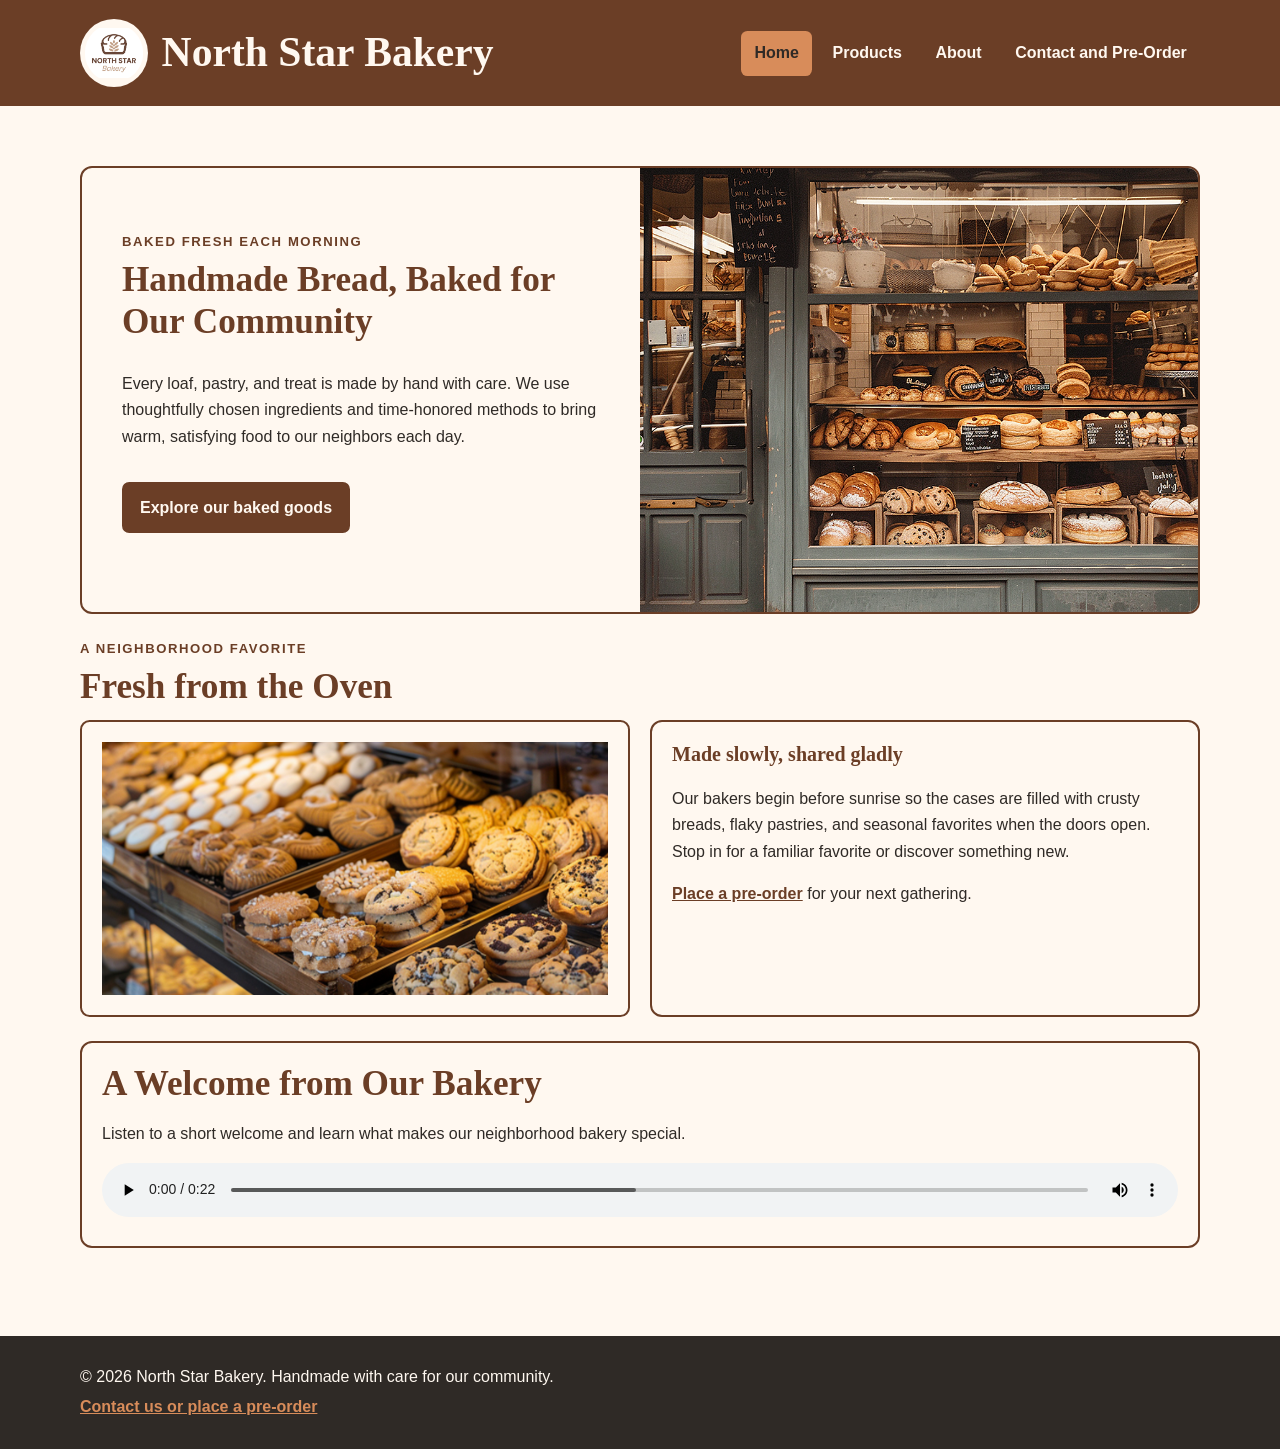
<file: index.html>
<!DOCTYPE html>
<html lang="en">
<head>
    <meta charset="UTF-8">
    <meta name="viewport" content="width=device-width, initial-scale=1.0">
    <meta name="description" content="North Star Bakery makes warm, handmade breads and pastries for the neighborhood.">
    <title>North Star Bakery | Home</title>
    <link rel="stylesheet" href="styles.css">
    <script src="script.js" defer></script>
</head>
<body>
    <a class="skip-link" href="#main-content">Skip to main content</a>
    <header class="site-header">
        <div class="header-inner">
            <div class="brand-row">
                <a href="index.html"><img src="bakery-logo_c.png" alt="North Star Bakery logo"></a>
                <h1>North Star Bakery</h1>
            </div>
            <nav aria-label="Primary navigation">
                <ul>
                    <li><a href="index.html" aria-current="page">Home</a></li>
                    <li><a href="products.html">Products</a></li>
                    <li><a href="about.html">About</a></li>
                    <li><a href="contact.html">Contact and Pre-Order</a></li>
                </ul>
            </nav>
        </div>
    </header>

    <main id="main-content">
        <section class="hero">
            <div class="hero-copy">
                <p class="eyebrow">Baked fresh each morning</p>
                <h2>Handmade Bread, Baked for Our Community</h2>
                <p>Every loaf, pastry, and treat is made by hand with care. We use thoughtfully chosen ingredients and time-honored methods to bring warm, satisfying food to our neighbors each day.</p>
                <p><a class="button-link" href="products.html">Explore our baked goods</a></p>
            </div>
            <div class="hero-media">
                <img src="bakery-storefront_c.png" alt="Welcoming storefront of North Star Bakery">
            </div>
        </section>

        <section>
            <p class="eyebrow">A neighborhood favorite</p>
            <h2>Fresh from the Oven</h2>
            <div class="content-grid">
                <div class="card media-frame">
                    <picture>
                        <source media="(min-width: 768px)" srcset="bakery-feature-large_c.png">
                        <img src="bakery-feature-small_c.png" alt="Fresh artisan breads and pastries arranged at North Star Bakery">
                    </picture>
                </div>
                <div class="card">
                    <h3>Made slowly, shared gladly</h3>
                    <p>Our bakers begin before sunrise so the cases are filled with crusty breads, flaky pastries, and seasonal favorites when the doors open. Stop in for a familiar favorite or discover something new.</p>
                    <p><a href="contact.html">Place a pre-order</a> for your next gathering.</p>
                </div>
            </div>
        </section>

        <section class="card">
            <h2>A Welcome from Our Bakery</h2>
            <p>Listen to a short welcome and learn what makes our neighborhood bakery special.</p>
            <audio controls>
                <source src="bakery-welcome-mixed_c.mp3" type="audio/mpeg">
                <source src="bakery-welcome_c.mp3" type="audio/mpeg">
                Your browser does not support the audio element. Please contact North Star Bakery for more information.
            </audio>
        </section>
    </main>

    <footer class="site-footer">
        <div class="footer-inner">
            <p>&copy; 2026 North Star Bakery. Handmade with care for our community.</p>
            <p><a href="contact.html">Contact us or place a pre-order</a></p>
        </div>
    </footer>
</body>
</html>
</file>
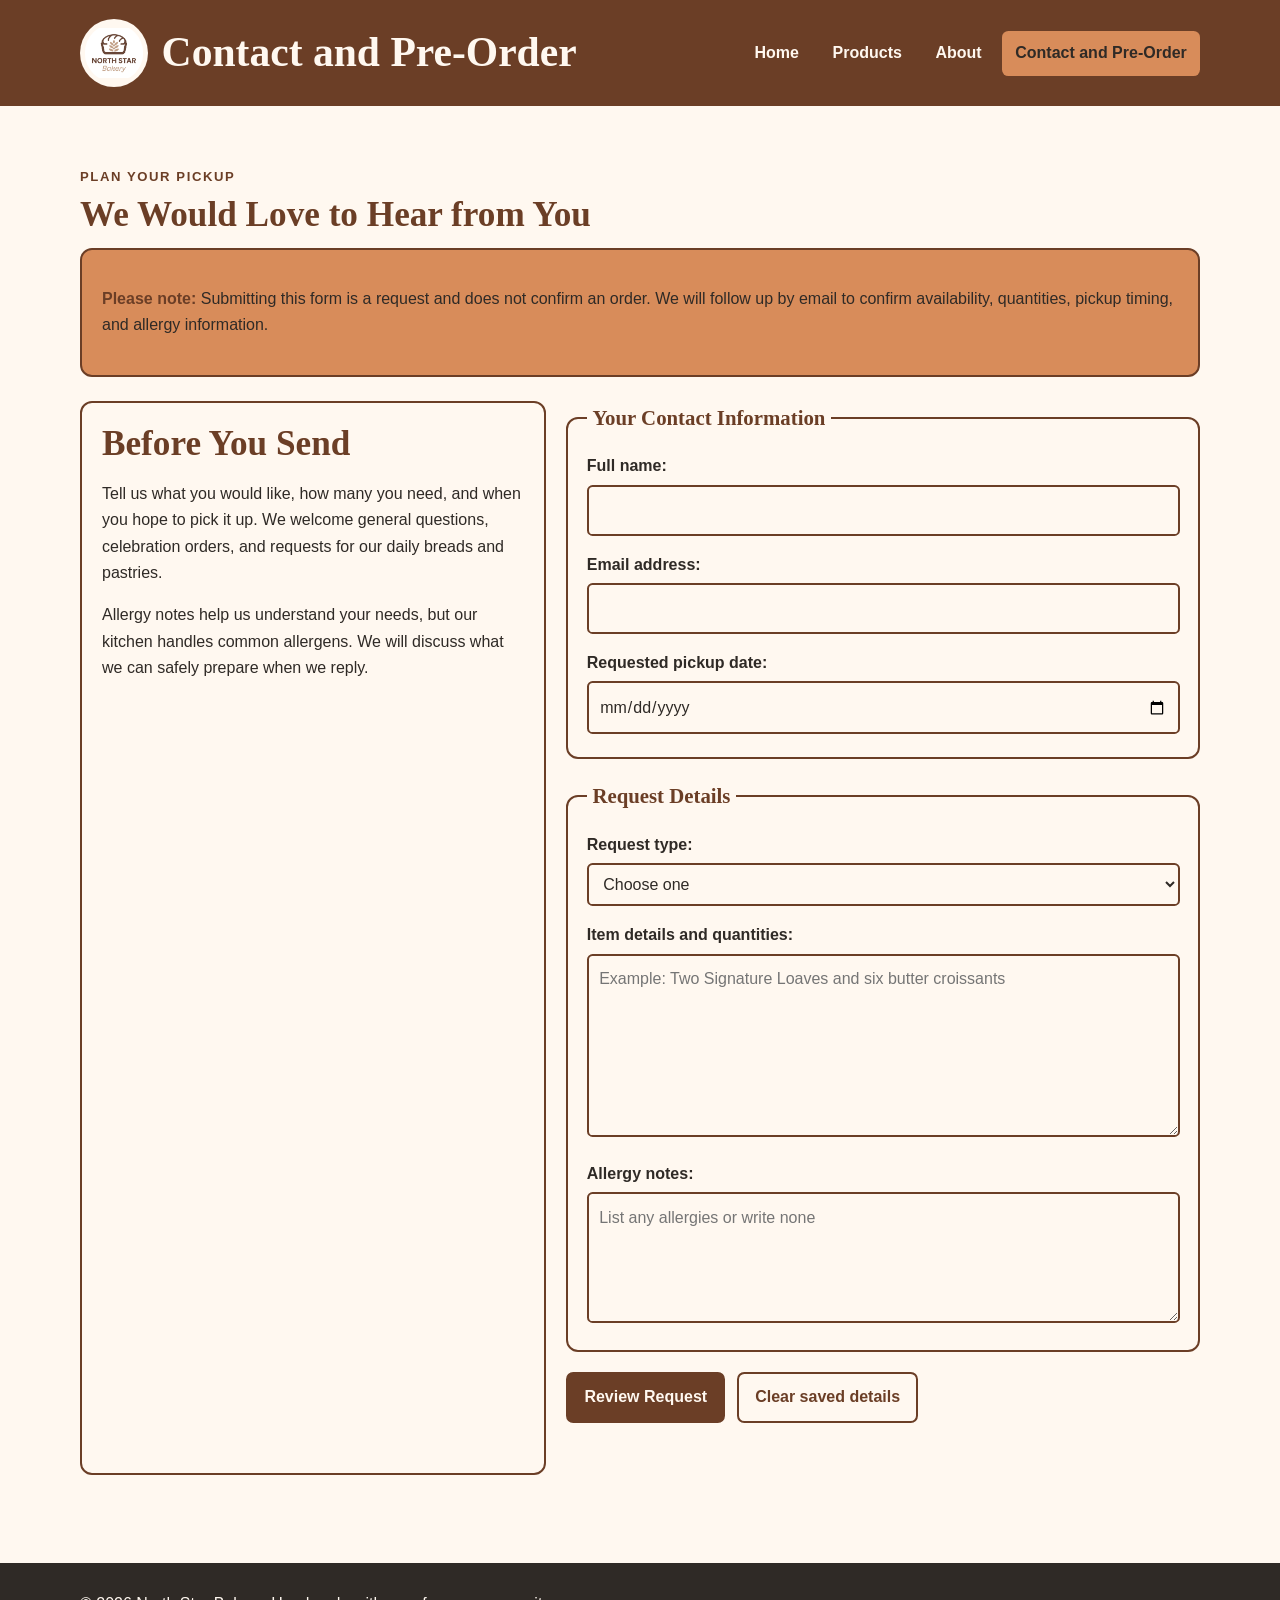
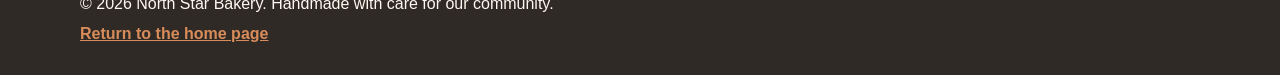
<file: contact.html>
<!DOCTYPE html>
<html lang="en">
<head>
    <meta charset="UTF-8">
    <meta name="viewport" content="width=device-width, initial-scale=1.0">
    <meta name="description" content="Contact North Star Bakery or request a pre-order for neighborhood pickup.">
    <title>North Star Bakery | Contact and Pre-Order</title>
    <link rel="stylesheet" href="styles.css">
    <script src="script.js" defer></script>
</head>
<body>
    <a class="skip-link" href="#main-content">Skip to main content</a>
    <header class="site-header">
        <div class="header-inner">
            <div class="brand-row">
                <a href="index.html"><img src="bakery-logo_c.png" alt="North Star Bakery logo"></a>
                <h1>Contact and Pre-Order</h1>
            </div>
            <nav aria-label="Primary navigation">
                <ul>
                    <li><a href="index.html">Home</a></li>
                    <li><a href="products.html">Products</a></li>
                    <li><a href="about.html">About</a></li>
                    <li><a href="contact.html" aria-current="page">Contact and Pre-Order</a></li>
                </ul>
            </nav>
        </div>
    </header>

    <main id="main-content">
        <section>
            <p class="eyebrow">Plan your pickup</p>
            <h2>We Would Love to Hear from You</h2>
            <div class="notice">
                <p><strong>Please note:</strong> Submitting this form is a request and does not confirm an order. We will follow up by email to confirm availability, quantities, pickup timing, and allergy information.</p>
            </div>
        </section>

        <section class="contact-grid">
            <div class="card">
                <h2>Before You Send</h2>
                <p>Tell us what you would like, how many you need, and when you hope to pick it up. We welcome general questions, celebration orders, and requests for our daily breads and pastries.</p>
                <p>Allergy notes help us understand your needs, but our kitchen handles common allergens. We will discuss what we can safely prepare when we reply.</p>
            </div>

            <form id="preorder-form" action="#" method="post" novalidate>
                <p id="draft-restored" class="restored-message" role="status" hidden>Saved request details were restored from this browser.</p>
                <fieldset>
                    <legend>Your Contact Information</legend>
                    <div class="field">
                        <label for="name">Full name:</label>
                        <input type="text" id="name" name="name" required minlength="2" autocomplete="name" aria-describedby="name-error">
                        <span id="name-error" class="error-message" aria-live="polite"></span>
                    </div>
                    <div class="field">
                        <label for="email">Email address:</label>
                        <input type="email" id="email" name="email" required autocomplete="email" aria-describedby="email-error">
                        <span id="email-error" class="error-message" aria-live="polite"></span>
                    </div>
                    <div class="field">
                        <label for="pickup-date">Requested pickup date:</label>
                        <input type="date" id="pickup-date" name="pickup-date" required aria-describedby="pickup-date-error">
                        <span id="pickup-date-error" class="error-message" aria-live="polite"></span>
                    </div>
                </fieldset>

                <fieldset>
                    <legend>Request Details</legend>
                    <div class="field">
                        <label for="request-type">Request type:</label>
                        <select id="request-type" name="request-type" required aria-describedby="request-type-error">
                            <option value="">Choose one</option>
                            <option value="pre-order">Pre-order request</option>
                            <option value="general-question">General question</option>
                            <option value="event">Event or large order</option>
                        </select>
                        <span id="request-type-error" class="error-message" aria-live="polite"></span>
                    </div>
                    <div class="field">
                        <label for="item-details">Item details and quantities:</label>
                        <textarea id="item-details" name="item-details" rows="6" required minlength="10" maxlength="500" placeholder="Example: Two Signature Loaves and six butter croissants" aria-describedby="item-details-error"></textarea>
                        <span id="item-details-error" class="error-message" aria-live="polite"></span>
                    </div>
                    <div class="field">
                        <label for="allergy-notes">Allergy notes:</label>
                        <textarea id="allergy-notes" name="allergy-notes" rows="4" maxlength="300" placeholder="List any allergies or write none"></textarea>
                    </div>
                </fieldset>
                <div class="form-actions">
                    <button type="submit">Review Request</button>
                    <button id="clear-draft" class="secondary-button" type="button">Clear saved details</button>
                </div>
                <p id="form-status" class="status-message" role="status" aria-live="polite"></p>
            </form>
        </section>
    </main>

    <footer class="site-footer">
        <div class="footer-inner">
            <p>&copy; 2026 North Star Bakery. Handmade with care for our community.</p>
            <p><a href="index.html">Return to the home page</a></p>
        </div>
    </footer>
</body>
</html>
</file>
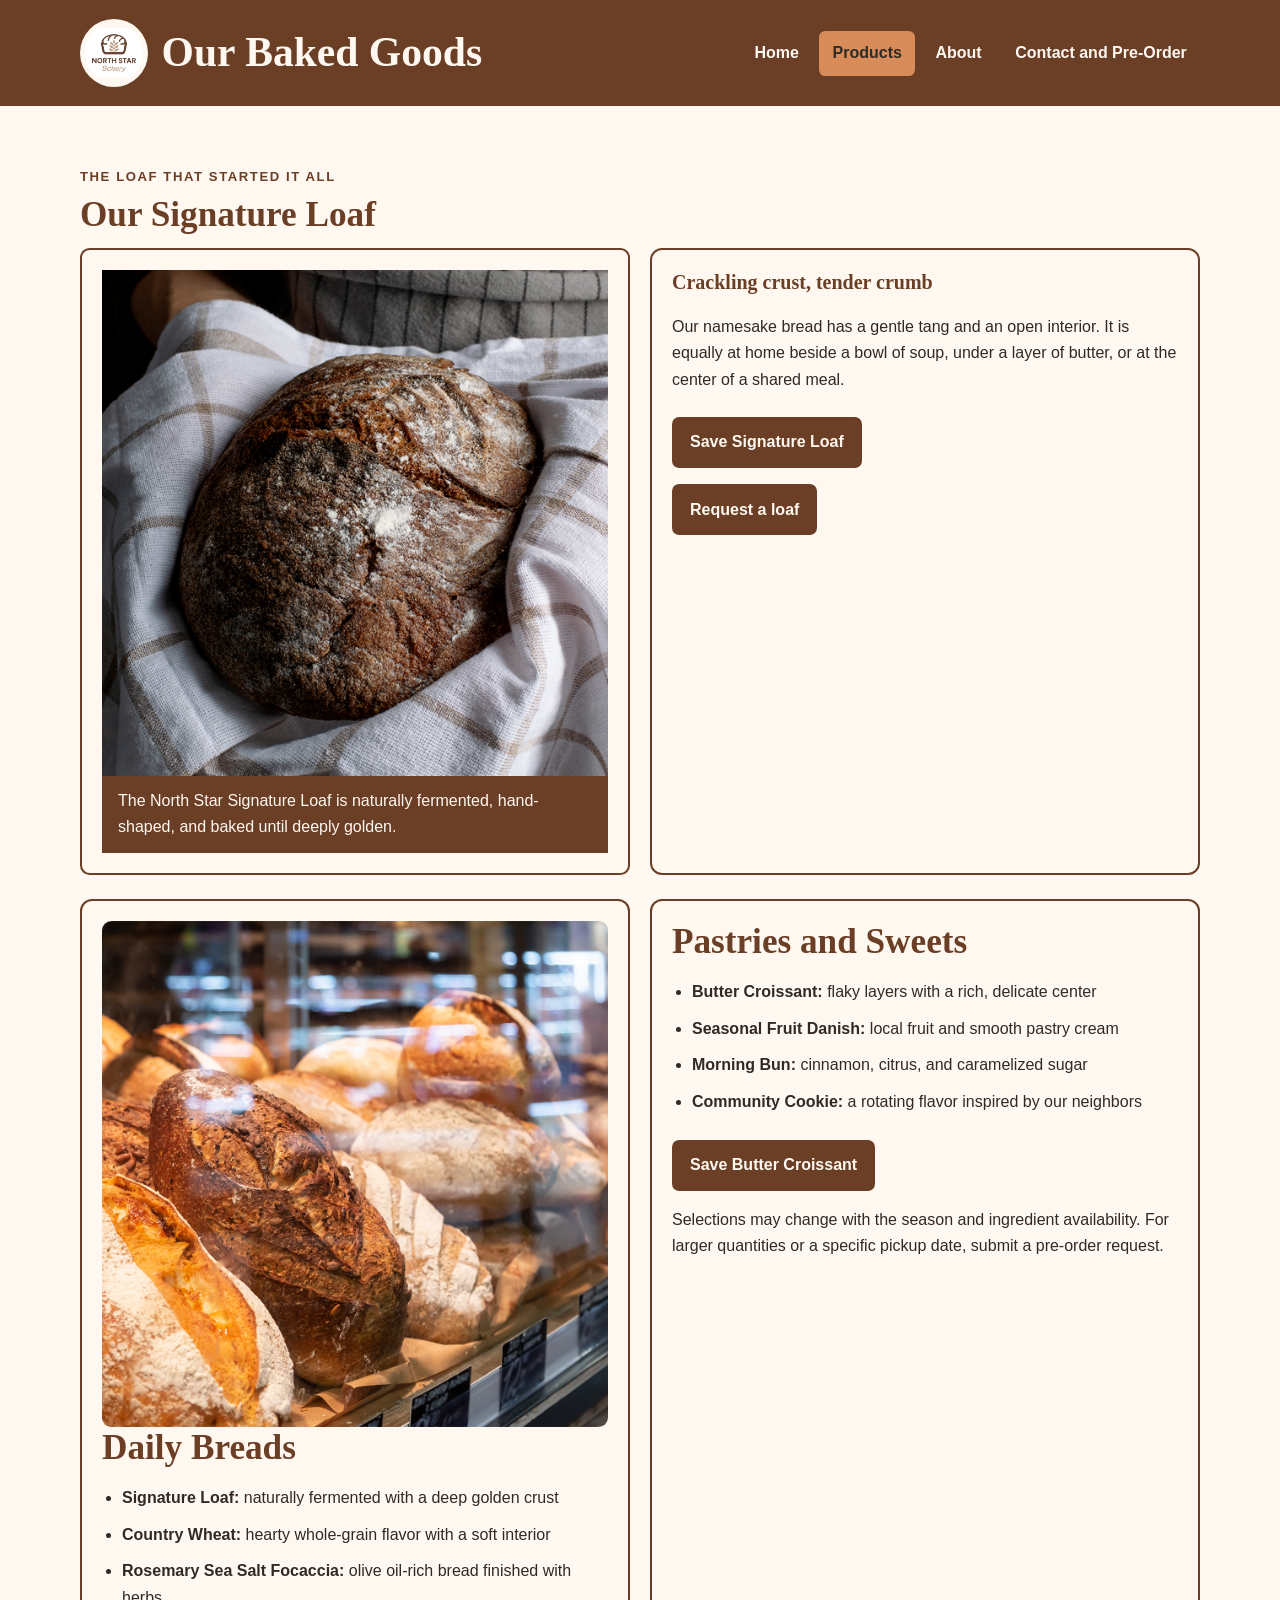
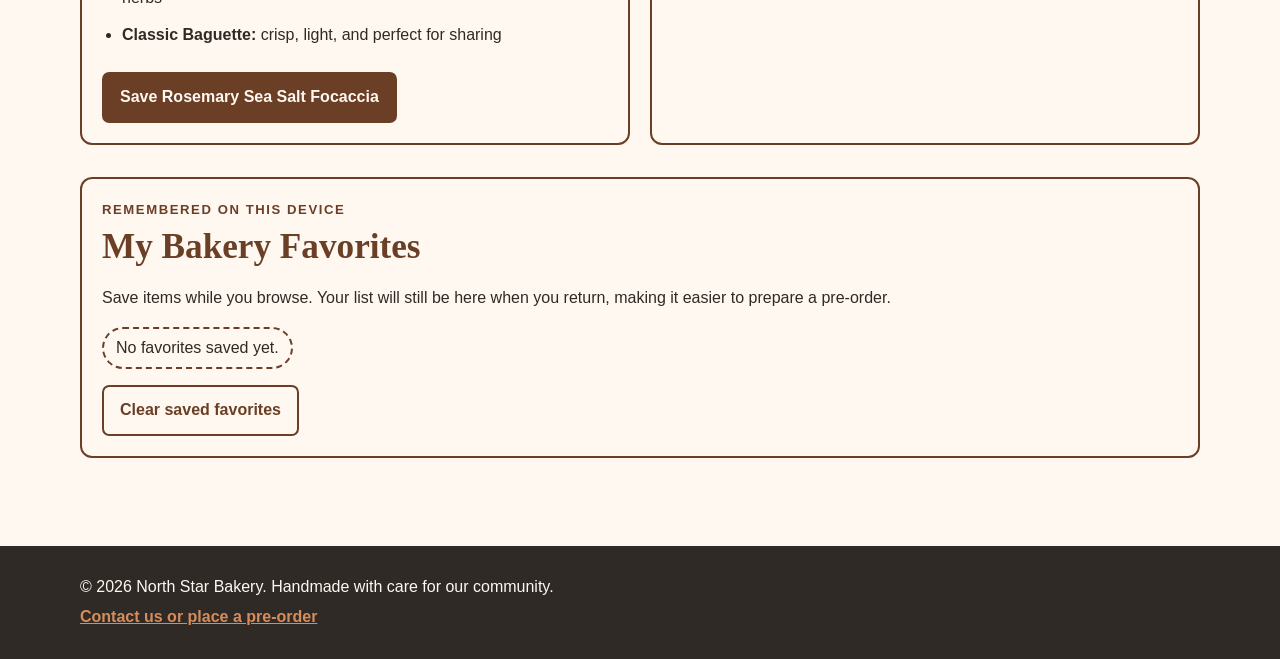
<file: products.html>
<!DOCTYPE html>
<html lang="en">
<head>
    <meta charset="UTF-8">
    <meta name="viewport" content="width=device-width, initial-scale=1.0">
    <meta name="description" content="Browse North Star Bakery's signature loaf, daily breads, pastries, and sweets.">
    <title>North Star Bakery | Products</title>
    <link rel="stylesheet" href="styles.css">
    <script src="script.js" defer></script>
</head>
<body>
    <a class="skip-link" href="#main-content">Skip to main content</a>
    <header class="site-header">
        <div class="header-inner">
            <div class="brand-row">
                <a href="index.html"><img src="bakery-logo_c.png" alt="North Star Bakery logo"></a>
                <h1>Our Baked Goods</h1>
            </div>
            <nav aria-label="Primary navigation">
                <ul>
                    <li><a href="index.html">Home</a></li>
                    <li><a href="products.html" aria-current="page">Products</a></li>
                    <li><a href="about.html">About</a></li>
                    <li><a href="contact.html">Contact and Pre-Order</a></li>
                </ul>
            </nav>
        </div>
    </header>

    <main id="main-content">
        <section>
            <p class="eyebrow">The loaf that started it all</p>
            <h2>Our Signature Loaf</h2>
            <div class="content-grid">
                <figure class="card media-frame">
                    <img src="bakery-signature-loaf_c.png" alt="North Star Bakery Signature Loaf with a crisp golden crust">
                    <figcaption>The North Star Signature Loaf is naturally fermented, hand-shaped, and baked until deeply golden.</figcaption>
                </figure>
                <div class="card">
                    <h3>Crackling crust, tender crumb</h3>
                    <p>Our namesake bread has a gentle tang and an open interior. It is equally at home beside a bowl of soup, under a layer of butter, or at the center of a shared meal.</p>
                    <button class="favorite-button" type="button" data-product-id="signature-loaf">Save Signature Loaf</button>
                    <p><a class="button-link" href="contact.html">Request a loaf</a></p>
                </div>
            </div>
        </section>

        <section class="product-grid">
            <article class="card">
                <div class="media-frame"><img src="bakery-bread_c.png" alt="Assortment of handmade bread loaves cooling on a bakery rack"></div>
                <h2>Daily Breads</h2>
                <ul class="product-list">
                    <li><strong>Signature Loaf:</strong> naturally fermented with a deep golden crust</li>
                    <li><strong>Country Wheat:</strong> hearty whole-grain flavor with a soft interior</li>
                    <li><strong>Rosemary Sea Salt Focaccia:</strong> olive oil-rich bread finished with herbs</li>
                    <li><strong>Classic Baguette:</strong> crisp, light, and perfect for sharing</li>
                </ul>
                <button class="favorite-button" type="button" data-product-id="focaccia">Save Focaccia</button>
            </article>
            <article class="card">
                <h2>Pastries and Sweets</h2>
                <ul class="product-list">
                    <li><strong>Butter Croissant:</strong> flaky layers with a rich, delicate center</li>
                    <li><strong>Seasonal Fruit Danish:</strong> local fruit and smooth pastry cream</li>
                    <li><strong>Morning Bun:</strong> cinnamon, citrus, and caramelized sugar</li>
                    <li><strong>Community Cookie:</strong> a rotating flavor inspired by our neighbors</li>
                </ul>
                <button class="favorite-button" type="button" data-product-id="butter-croissant">Save Butter Croissant</button>
                <p>Selections may change with the season and ingredient availability. For larger quantities or a specific pickup date, submit a pre-order request.</p>
            </article>
        </section>

        <section id="favorites" class="favorites-panel card" aria-labelledby="favorites-heading">
            <p class="eyebrow">Remembered on this device</p>
            <h2 id="favorites-heading">My Bakery Favorites</h2>
            <p>Save items while you browse. Your list will still be here when you return, making it easier to prepare a pre-order.</p>
            <ul id="favorites-list" class="favorites-list"></ul>
            <p id="favorites-status" class="status-message" role="status" aria-live="polite"></p>
            <button id="clear-favorites" class="secondary-button" type="button">Clear saved favorites</button>
        </section>
    </main>

    <footer class="site-footer">
        <div class="footer-inner">
            <p>&copy; 2026 North Star Bakery. Handmade with care for our community.</p>
            <p><a href="contact.html">Contact us or place a pre-order</a></p>
        </div>
    </footer>
</body>
</html>
</file>
<file: styles.css>
:root {
    --cream: #fff8f0;
    --brown: #6b3e26;
    --peach: #d88c5a;
    --charcoal: #2f2a26;
}

* {
    box-sizing: border-box;
}

html {
    scroll-behavior: smooth;
}

body {
    margin: 0;
    background: var(--cream);
    color: var(--charcoal);
    font-family: Arial, Helvetica, sans-serif;
    font-size: 1rem;
    line-height: 1.65;
}

img,
picture,
video {
    display: block;
    max-width: 100%;
}

audio {
    width: 100%;
}

a {
    color: var(--brown);
    font-weight: 700;
}

a:hover,
a:focus-visible {
    color: var(--peach);
}

:focus-visible {
    outline: 3px solid var(--peach);
    outline-offset: 3px;
}

.skip-link {
    position: absolute;
    left: 1rem;
    top: -5rem;
    z-index: 10;
    background: var(--cream);
    color: var(--charcoal);
    padding: 0.65rem 1rem;
}

.skip-link:focus {
    top: 1rem;
}

.site-header {
    background: var(--brown);
    color: var(--cream);
    padding: 1rem;
}

.header-inner,
main,
.footer-inner {
    width: min(100% - 2rem, 70rem);
    margin-inline: auto;
}

.brand-row {
    display: flex;
    align-items: center;
    gap: 0.85rem;
}

.brand-row img {
    width: 4.25rem;
    height: 4.25rem;
    object-fit: contain;
    border-radius: 50%;
    background: var(--cream);
    padding: 0.3rem;
}

h1,
h2,
h3 {
    font-family: Georgia, "Times New Roman", serif;
    line-height: 1.2;
}

h1 {
    margin: 0;
    color: var(--cream);
    font-size: clamp(1.65rem, 7vw, 2.6rem);
}

h2 {
    color: var(--brown);
    font-size: clamp(1.55rem, 5vw, 2.2rem);
    margin: 0 0 0.75rem;
}

h3 {
    color: var(--brown);
    font-size: 1.25rem;
}

nav ul {
    display: flex;
    flex-direction: column;
    gap: 0.45rem;
    list-style: none;
    margin: 1rem 0 0;
    padding: 0;
}

nav a {
    display: block;
    border: 2px solid transparent;
    border-radius: 0.4rem;
    color: var(--cream);
    padding: 0.45rem 0.7rem;
    text-decoration: none;
}

nav a:hover,
nav a:focus-visible,
nav a[aria-current="page"] {
    background: var(--peach);
    color: var(--charcoal);
}

main {
    padding-block: 1.5rem 3rem;
}

section {
    margin-block: 1.5rem;
}

.hero,
.card,
.notice,
fieldset {
    border: 2px solid var(--brown);
    border-radius: 0.75rem;
}

.hero {
    overflow: hidden;
}

.hero-copy,
.card,
.notice {
    padding: 1.25rem;
}

.hero img {
    width: 100%;
    height: 100%;
    object-fit: cover;
}

.eyebrow {
    color: var(--brown);
    font-size: 0.82rem;
    font-weight: 700;
    letter-spacing: 0.12em;
    margin: 0 0 0.35rem;
    text-transform: uppercase;
}

.button-link,
button {
    display: inline-block;
    border: 2px solid var(--brown);
    border-radius: 0.45rem;
    background: var(--brown);
    color: var(--cream);
    cursor: pointer;
    font: inherit;
    font-weight: 700;
    padding: 0.65rem 1rem;
    text-decoration: none;
}

.secondary-button {
    background: var(--cream);
    color: var(--brown);
}

.button-link:hover,
.button-link:focus-visible,
button:hover,
button:focus-visible {
    background: var(--peach);
    color: var(--charcoal);
}

.content-grid,
.product-grid,
.contact-grid {
    display: flex;
    flex-direction: column;
    gap: 1.25rem;
}

.card {
    flex: 1 1 auto;
    background: var(--cream);
}

.card > :first-child {
    margin-top: 0;
}

.media-frame {
    overflow: hidden;
    border-radius: 0.6rem;
}

.media-frame img,
.media-frame video {
    width: 100%;
    height: auto;
}

.media-frame video {
    aspect-ratio: 16 / 9;
    background: var(--charcoal);
    object-fit: cover;
}

figure {
    margin: 0;
}

figcaption {
    background: var(--brown);
    color: var(--cream);
    padding: 0.75rem 1rem;
}

.notice {
    background: var(--peach);
    color: var(--charcoal);
}

.notice strong {
    color: var(--brown);
}

.product-list {
    padding-left: 1.25rem;
}

.product-list li + li {
    margin-top: 0.65rem;
}

.favorite-button {
    margin-top: 0.5rem;
}

.favorite-button[aria-pressed="true"] {
    background: var(--peach);
    color: var(--charcoal);
}

.favorites-panel {
    margin-top: 2rem;
}

.favorites-list {
    display: flex;
    flex-wrap: wrap;
    gap: 0.65rem;
    list-style: none;
    padding: 0;
}

.favorites-list li {
    border: 2px solid var(--brown);
    border-radius: 999px;
    padding: 0.35rem 0.75rem;
}

.favorites-list .empty-state {
    border-style: dashed;
}

form {
    display: flex;
    flex-direction: column;
    gap: 1.25rem;
}

fieldset {
    margin: 0;
    padding: 1.15rem;
}

legend {
    color: var(--brown);
    font-family: Georgia, "Times New Roman", serif;
    font-size: 1.3rem;
    font-weight: 700;
    padding-inline: 0.35rem;
}

.field {
    margin-bottom: 1rem;
}

.field:last-child {
    margin-bottom: 0;
}

.error-message {
    display: block;
    color: var(--brown);
    font-weight: 700;
    margin-top: 0.25rem;
}

.field.has-error input,
.field.has-error select,
.field.has-error textarea {
    border-color: var(--peach);
    box-shadow: 0 0 0 2px var(--charcoal);
}

.restored-message,
.status-message {
    font-weight: 700;
}

.restored-message {
    border-left: 0.4rem solid var(--peach);
    margin: 0;
    padding: 0.6rem 0.8rem;
}

.form-actions {
    display: flex;
    flex-wrap: wrap;
    gap: 0.75rem;
}

label {
    display: block;
    font-weight: 700;
    margin-bottom: 0.3rem;
}

input,
select,
textarea {
    width: 100%;
    border: 2px solid var(--brown);
    border-radius: 0.35rem;
    background: var(--cream);
    color: var(--charcoal);
    font: inherit;
    padding: 0.65rem;
}

textarea {
    resize: vertical;
}

.site-footer {
    background: var(--charcoal);
    color: var(--cream);
    padding: 1.5rem 1rem;
}

.site-footer a {
    color: var(--peach);
}

.site-footer p {
    margin: 0.25rem 0;
}

@media (min-width: 48rem) {
    .site-header {
        padding-block: 1.2rem;
    }

    .header-inner {
        display: flex;
        align-items: center;
        justify-content: space-between;
        gap: 2rem;
    }

    nav ul {
        flex-direction: row;
        flex-wrap: wrap;
        justify-content: flex-end;
        margin-top: 0;
    }

    main {
        padding-block: 2.25rem 4rem;
    }

    .hero {
        display: flex;
        align-items: stretch;
        min-height: 28rem;
    }

    .hero-copy,
    .hero-media {
        flex: 1 1 50%;
    }

    .hero-copy {
        display: flex;
        flex-direction: column;
        justify-content: center;
        padding: 2.5rem;
    }

    .content-grid,
    .product-grid,
    .contact-grid {
        flex-direction: row;
        align-items: stretch;
    }

    .content-grid > *,
    .product-grid > *,
    .contact-grid > * {
        flex: 1 1 0;
    }

    .contact-grid form {
        flex: 1.5 1 0;
    }
}
</file>
